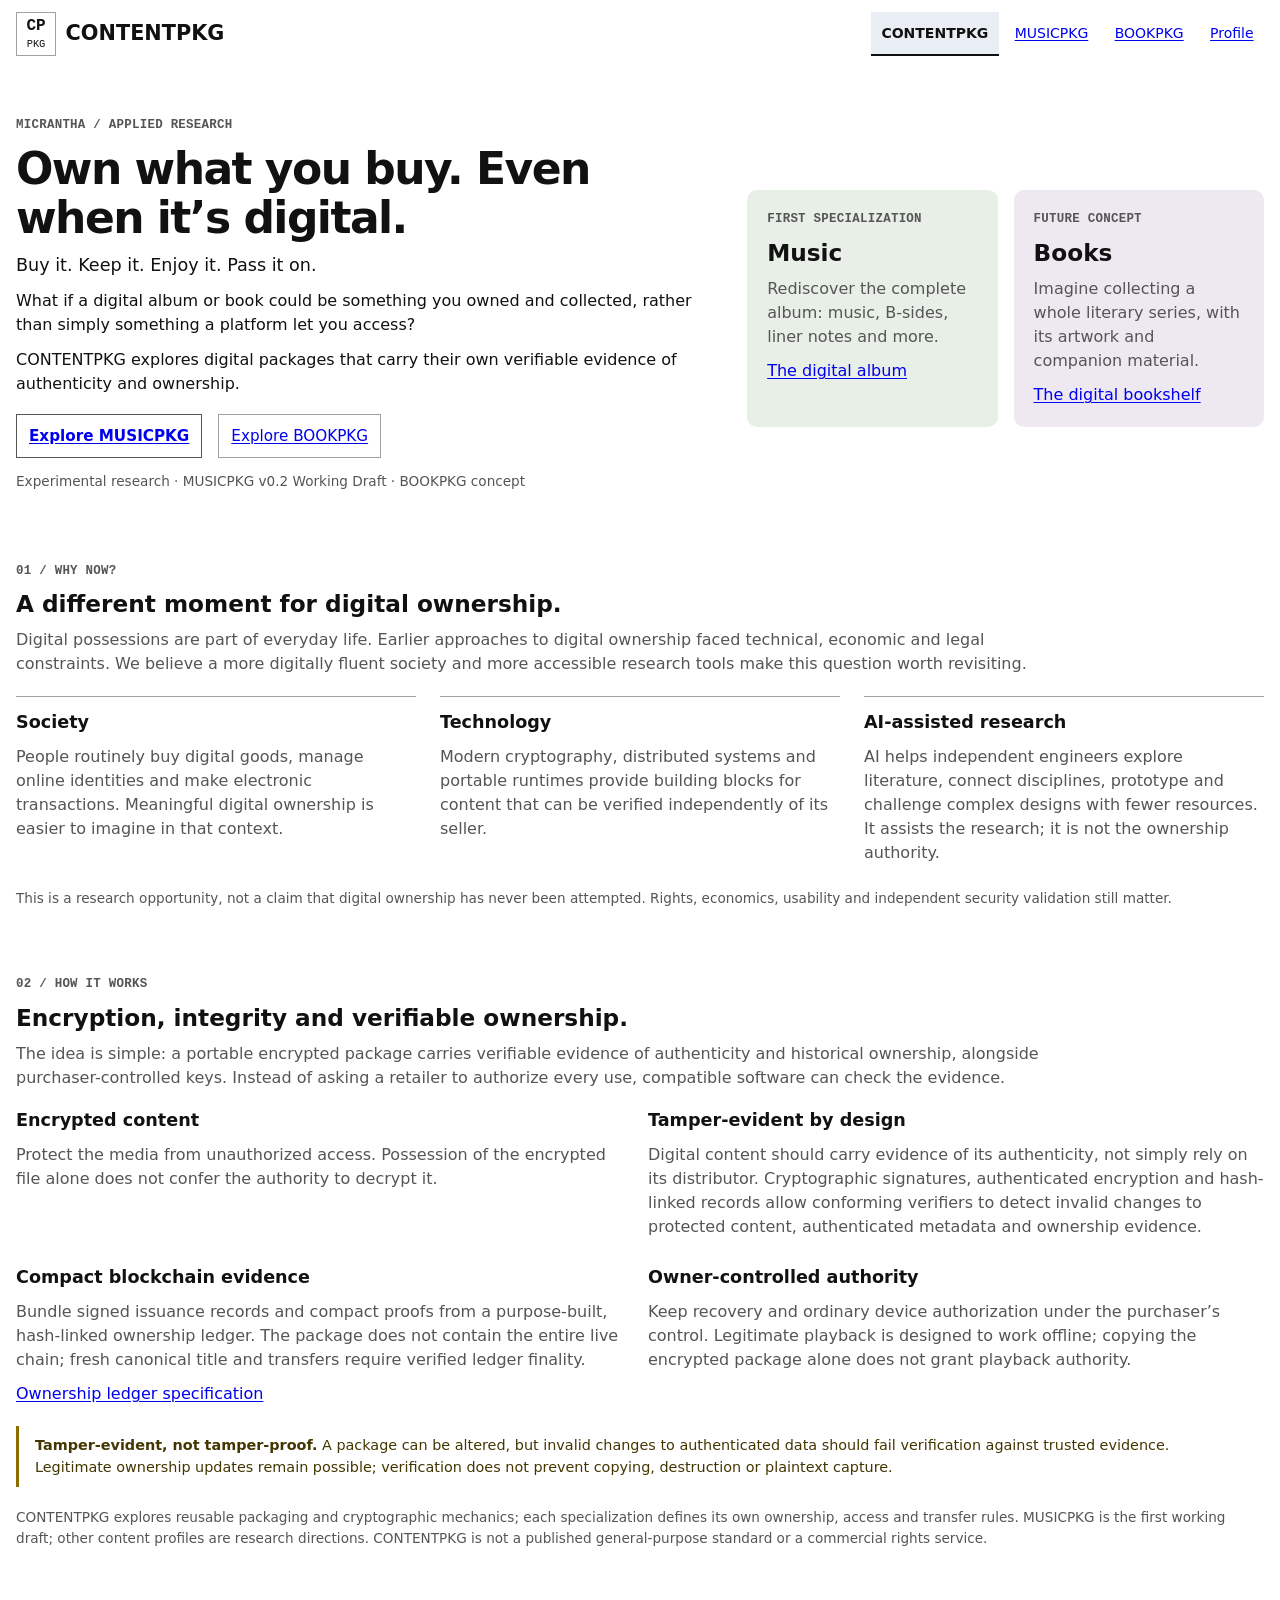
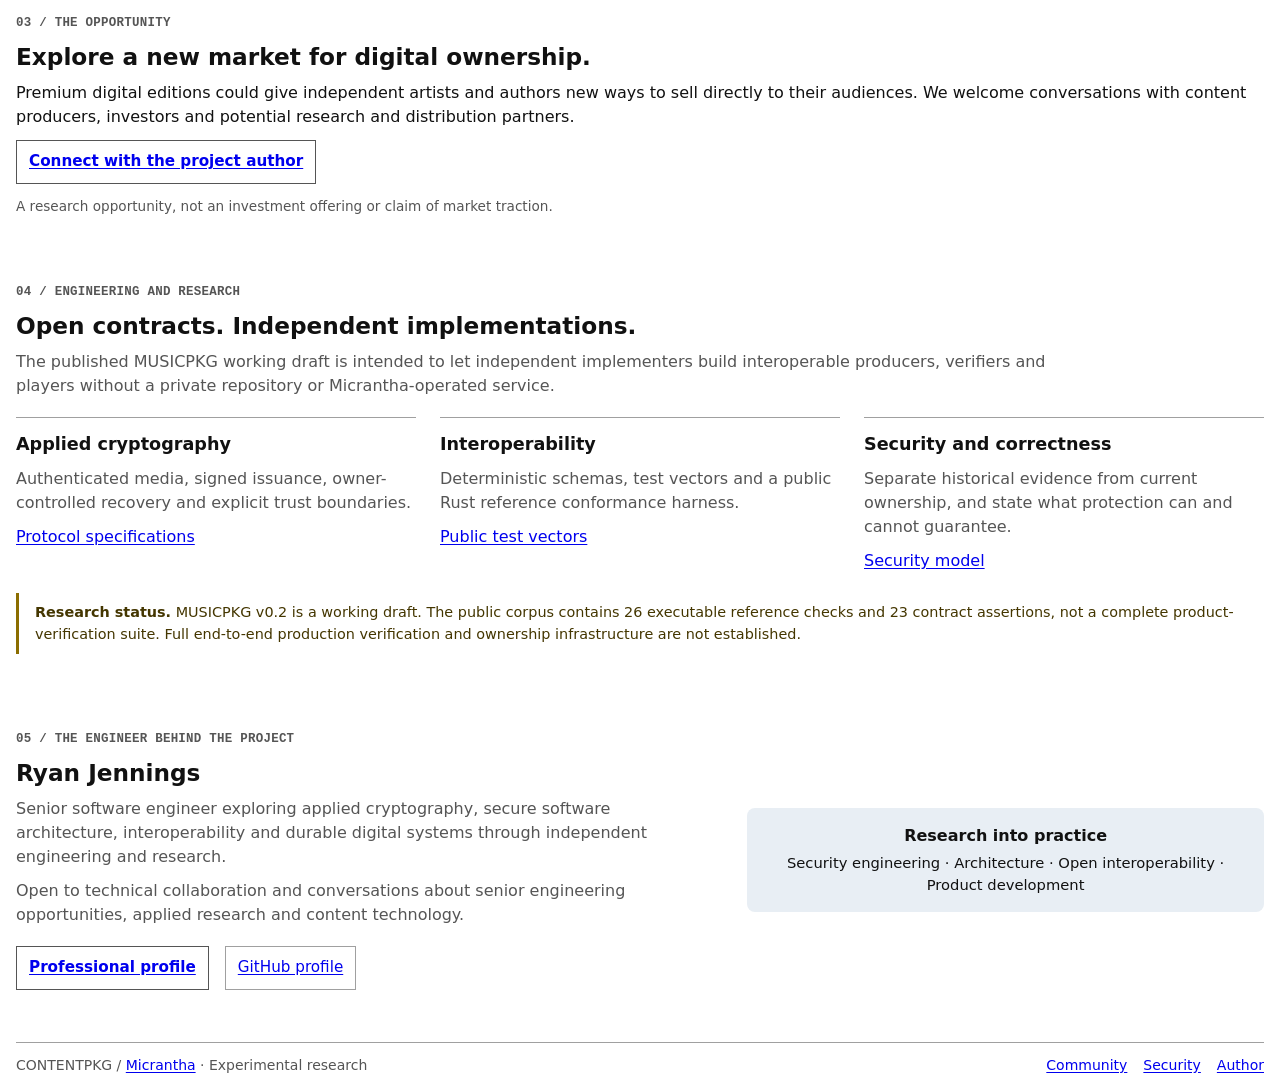
<file: index.html>
<!doctype html>
<html lang="en" data-phyllotaxis-profile="utility" data-phyllotaxis-scheme="light">
<head>
  <!-- SPDX-License-Identifier: Apache-2.0 -->
  <meta charset="utf-8">
  <meta name="viewport" content="width=device-width, initial-scale=1">
  <meta name="theme-color" content="#ffffff">
  <meta name="description" content="Research into portable, verifiable digital ownership, starting with music and exploring books.">
  <title>CONTENTPKG — Own what you buy</title>
  <link rel="icon" href="favicon.svg" type="image/svg+xml">
  <link rel="stylesheet" href="style.css">
</head>
<body>
  <a class="skip" href="#main">Skip to content</a>
  <header class="wrap nav">
    <a class="brand" href="./"><span class="mark" aria-hidden="true">CP<small>PKG</small></span> CONTENTPKG</a>
    <nav aria-label="Product navigation">
      <a href="index.html" aria-current="page">CONTENTPKG</a>
      <a href="musicpkg.html">MUSICPKG</a>
      <a href="bookpkg.html">BOOKPKG</a>
      <a href="https://ryanjennin.gs/">Profile</a>
    </nav>
  </header>
  <main id="main">
    <section class="wrap hero">
      <div>
        <p class="eyebrow">Micrantha / applied research</p>
        <h1>Own what you buy. Even when it’s digital.</h1>
        <p class="lede">Buy it. Keep it. Enjoy it. Pass it on.</p>
        <p>What if a digital album or book could be something you owned and collected, rather than simply something a platform let you access?</p>
        <p>CONTENTPKG explores digital packages that carry their own verifiable evidence of authenticity and ownership.</p>
        <div class="actions"><a class="button primary" href="musicpkg.html">Explore MUSICPKG</a><a class="button" href="bookpkg.html">Explore BOOKPKG</a></div>
        <p class="meta">Experimental research · MUSICPKG v0.2 Working Draft · BOOKPKG concept</p>
      </div>
      <div class="grid two">
        <article class="panel green"><p class="eyebrow">First specialization</p><h2>Music</h2><p>Rediscover the complete album: music, B-sides, liner notes and more.</p><a href="musicpkg.html">The digital album</a></article>
        <article class="panel lilac"><p class="eyebrow">Future concept</p><h2>Books</h2><p>Imagine collecting a whole literary series, with its artwork and companion material.</p><a href="bookpkg.html">The digital bookshelf</a></article>
      </div>
    </section>
    <section class="wrap section" id="why-now">
      <p class="eyebrow">01 / Why now?</p>
      <h2>A different moment for digital ownership.</h2>
      <p class="intro">Digital possessions are part of everyday life. Earlier approaches to digital ownership faced technical, economic and legal constraints. We believe a more digitally fluent society and more accessible research tools make this question worth revisiting.</p>
      <div class="grid three">
        <article class="edge"><h3>Society</h3><p>People routinely buy digital goods, manage online identities and make electronic transactions. Meaningful digital ownership is easier to imagine in that context.</p></article>
        <article class="edge"><h3>Technology</h3><p>Modern cryptography, distributed systems and portable runtimes provide building blocks for content that can be verified independently of its seller.</p></article>
        <article class="edge"><h3>AI-assisted research</h3><p>AI helps independent engineers explore literature, connect disciplines, prototype and challenge complex designs with fewer resources. It assists the research; it is not the ownership authority.</p></article>
      </div>
      <p class="meta">This is a research opportunity, not a claim that digital ownership has never been attempted. Rights, economics, usability and independent security validation still matter.</p>
    </section>
    <section class="wrap section" id="foundation">
      <p class="eyebrow">02 / How it works</p>
      <h2>Encryption, integrity and verifiable ownership.</h2>
      <p class="intro">The idea is simple: a portable encrypted package carries verifiable evidence of authenticity and historical ownership, alongside purchaser-controlled keys. Instead of asking a retailer to authorize every use, compatible software can check the evidence.</p>
      <div class="grid two">
        <article><h3>Encrypted content</h3><p>Protect the media from unauthorized access. Possession of the encrypted file alone does not confer the authority to decrypt it.</p></article>
        <article><h3>Tamper-evident by design</h3><p>Digital content should carry evidence of its authenticity, not simply rely on its distributor. Cryptographic signatures, authenticated encryption and hash-linked records allow conforming verifiers to detect invalid changes to protected content, authenticated metadata and ownership evidence.</p></article>
        <article><h3>Compact blockchain evidence</h3><p>Bundle signed issuance records and compact proofs from a purpose-built, hash-linked ownership ledger. The package does not contain the entire live chain; fresh canonical title and transfers require verified ledger finality.</p><a href="https://github.com/hackelia-micrantha/contentpkg-community/blob/main/spec/ledger-v0.2.md">Ownership ledger specification</a></article>
        <article><h3>Owner-controlled authority</h3><p>Keep recovery and ordinary device authorization under the purchaser’s control. Legitimate playback is designed to work offline; copying the encrypted package alone does not grant playback authority.</p></article>
      </div>
      <div class="note"><strong>Tamper-evident, not tamper-proof.</strong> A package can be altered, but invalid changes to authenticated data should fail verification against trusted evidence. Legitimate ownership updates remain possible; verification does not prevent copying, destruction or plaintext capture.</div>
      <p class="meta">CONTENTPKG explores reusable packaging and cryptographic mechanics; each specialization defines its own ownership, access and transfer rules. MUSICPKG is the first working draft; other content profiles are research directions. CONTENTPKG is not a published general-purpose standard or a commercial rights service.</p>
    </section>
    <section class="wrap section" id="opportunity">
      <p class="eyebrow">03 / The opportunity</p>
      <h2>Explore a new market for digital ownership.</h2>
      <p>Premium digital editions could give independent artists and authors new ways to sell directly to their audiences. We welcome conversations with content producers, investors and potential research and distribution partners.</p>
      <p><a class="button primary" href="https://ryanjennin.gs/">Connect with the project author</a></p>
      <p class="meta">A research opportunity, not an investment offering or claim of market traction.</p>
    </section>
    <section class="wrap section" id="engineering">
      <p class="eyebrow">04 / Engineering and research</p>
      <h2>Open contracts. Independent implementations.</h2>
      <p class="intro">The published MUSICPKG working draft is intended to let independent implementers build interoperable producers, verifiers and players without a private repository or Micrantha-operated service.</p>
      <div class="grid three">
        <article class="edge"><h3>Applied cryptography</h3><p>Authenticated media, signed issuance, owner-controlled recovery and explicit trust boundaries.</p><a href="https://github.com/hackelia-micrantha/contentpkg-community/tree/main/spec">Protocol specifications</a></article>
        <article class="edge"><h3>Interoperability</h3><p>Deterministic schemas, test vectors and a public Rust reference conformance harness.</p><a href="https://github.com/hackelia-micrantha/contentpkg-community/tree/main/test-vectors">Public test vectors</a></article>
        <article class="edge"><h3>Security and correctness</h3><p>Separate historical evidence from current ownership, and state what protection can and cannot guarantee.</p><a href="https://github.com/hackelia-micrantha/contentpkg-community/blob/main/SECURITY.md">Security model</a></article>
      </div>
      <div class="note"><strong>Research status.</strong> MUSICPKG v0.2 is a working draft. The public corpus contains 26 executable reference checks and 23 contract assertions, not a complete product-verification suite. Full end-to-end production verification and ownership infrastructure are not established.</div>
    </section>
    <section class="wrap section about" id="about">
      <div>
        <p class="eyebrow">05 / The engineer behind the project</p>
        <h2>Ryan Jennings</h2>
        <p>Senior software engineer exploring applied cryptography, secure software architecture, interoperability and durable digital systems through independent engineering and research.</p>
        <p>Open to technical collaboration and conversations about senior engineering opportunities, applied research and content technology.</p>
        <div class="actions"><a class="button primary" href="https://ryanjennin.gs/">Professional profile</a><a class="button" href="https://github.com/ryjen">GitHub profile</a></div>
      </div>
      <div class="node blue"><strong>Research into practice</strong><span>Security engineering · Architecture · Open interoperability · Product development</span></div>
    </section>
  </main>
  <footer class="wrap footer">
    <p>CONTENTPKG / <a href="https://micrantha.com/">Micrantha</a> · Experimental research</p>
    <nav aria-label="Footer navigation"><a href="https://github.com/hackelia-micrantha/contentpkg-community">Community</a><a href="https://github.com/hackelia-micrantha/contentpkg-community/blob/main/SECURITY.md">Security</a><a href="https://ryanjennin.gs/">Author</a></nav>
  </footer>
</body>
</html>
</file>
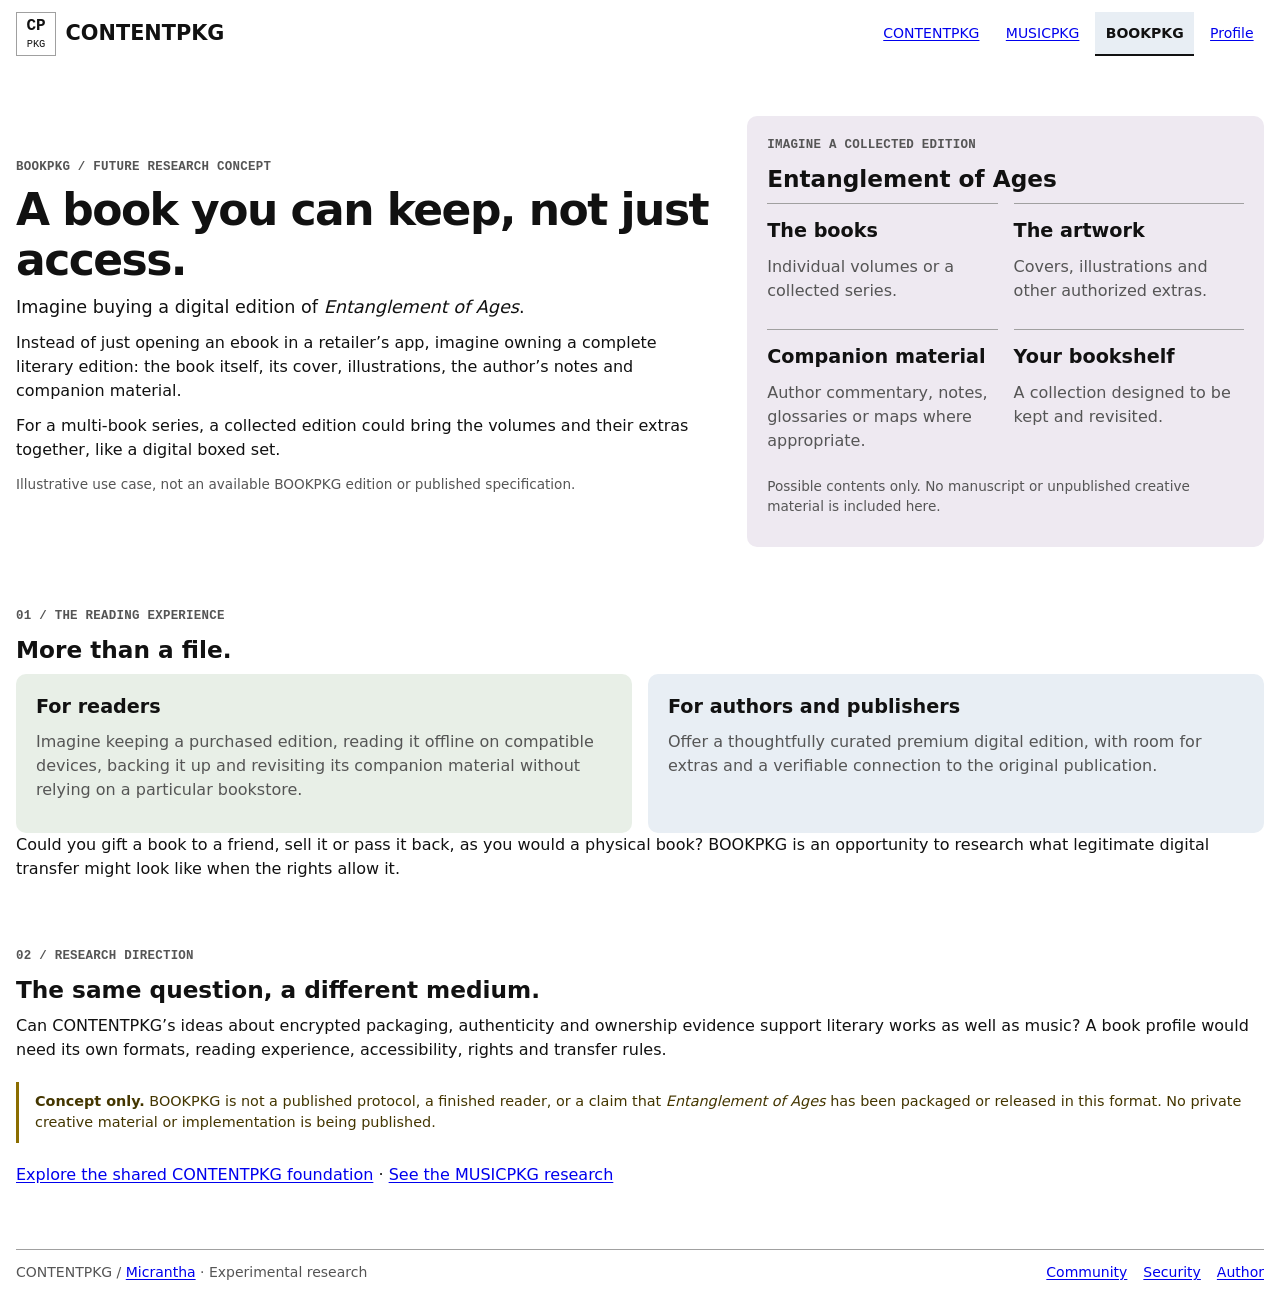
<file: bookpkg.html>
<!doctype html>
<html lang="en" data-phyllotaxis-profile="utility" data-phyllotaxis-scheme="light">
<head>
  <!-- SPDX-License-Identifier: Apache-2.0 -->
  <meta charset="utf-8">
  <meta name="viewport" content="width=device-width, initial-scale=1">
  <meta name="theme-color" content="#ffffff">
  <meta name="description" content="A proposed digital book ownership experience, using Entanglement of Ages as an illustrative literary series.">
  <title>BOOKPKG — Imagine owning a digital bookshelf</title>
  <link rel="icon" href="favicon.svg" type="image/svg+xml">
  <link rel="stylesheet" href="style.css">
</head>
<body>
  <a class="skip" href="#main">Skip to content</a>
  <header class="wrap nav">
    <a class="brand" href="./"><span class="mark" aria-hidden="true">CP<small>PKG</small></span> CONTENTPKG</a>
    <nav aria-label="Product navigation">
      <a href="index.html">CONTENTPKG</a>
      <a href="musicpkg.html">MUSICPKG</a>
      <a href="bookpkg.html" aria-current="page">BOOKPKG</a>
      <a href="https://ryanjennin.gs/">Profile</a>
    </nav>
  </header>
  <main id="main">
    <section class="wrap hero">
      <div>
        <p class="eyebrow">BOOKPKG / future research concept</p>
        <h1>A book you can keep, not just access.</h1>
        <p class="lede">Imagine buying a digital edition of <em>Entanglement of Ages</em>.</p>
        <p>Instead of just opening an ebook in a retailer’s app, imagine owning a complete literary edition: the book itself, its cover, illustrations, the author’s notes and companion material.</p>
        <p>For a multi-book series, a collected edition could bring the volumes and their extras together, like a digital boxed set.</p>
        <p class="meta">Illustrative use case, not an available BOOKPKG edition or published specification.</p>
      </div>
      <div class="panel lilac">
        <p class="eyebrow">Imagine a collected edition</p>
        <h2>Entanglement of Ages</h2>
        <div class="grid two">
          <article class="edge"><h3>The books</h3><p>Individual volumes or a collected series.</p></article>
          <article class="edge"><h3>The artwork</h3><p>Covers, illustrations and other authorized extras.</p></article>
          <article class="edge"><h3>Companion material</h3><p>Author commentary, notes, glossaries or maps where appropriate.</p></article>
          <article class="edge"><h3>Your bookshelf</h3><p>A collection designed to be kept and revisited.</p></article>
        </div>
        <p class="meta">Possible contents only. No manuscript or unpublished creative material is included here.</p>
      </div>
    </section>
    <section class="wrap section">
      <p class="eyebrow">01 / The reading experience</p>
      <h2>More than a file.</h2>
      <div class="grid two">
        <article class="panel green"><h3>For readers</h3><p>Imagine keeping a purchased edition, reading it offline on compatible devices, backing it up and revisiting its companion material without relying on a particular bookstore.</p></article>
        <article class="panel blue"><h3>For authors and publishers</h3><p>Offer a thoughtfully curated premium digital edition, with room for extras and a verifiable connection to the original publication.</p></article>
      </div>
      <p>Could you gift a book to a friend, sell it or pass it back, as you would a physical book? BOOKPKG is an opportunity to research what legitimate digital transfer might look like when the rights allow it.</p>
    </section>
    <section class="wrap section">
      <p class="eyebrow">02 / Research direction</p>
      <h2>The same question, a different medium.</h2>
      <p>Can CONTENTPKG’s ideas about encrypted packaging, authenticity and ownership evidence support literary works as well as music? A book profile would need its own formats, reading experience, accessibility, rights and transfer rules.</p>
      <div class="note"><strong>Concept only.</strong> BOOKPKG is not a published protocol, a finished reader, or a claim that <em>Entanglement of Ages</em> has been packaged or released in this format. No private creative material or implementation is being published.</div>
      <p><a href="index.html#foundation">Explore the shared CONTENTPKG foundation</a> · <a href="musicpkg.html">See the MUSICPKG research</a></p>
    </section>
  </main>
  <footer class="wrap footer">
    <p>CONTENTPKG / <a href="https://micrantha.com/">Micrantha</a> · Experimental research</p>
    <nav aria-label="Footer navigation"><a href="https://github.com/hackelia-micrantha/contentpkg-community">Community</a><a href="https://github.com/hackelia-micrantha/contentpkg-community/blob/main/SECURITY.md">Security</a><a href="https://ryanjennin.gs/">Author</a></nav>
  </footer>
</body>
</html>
</file>
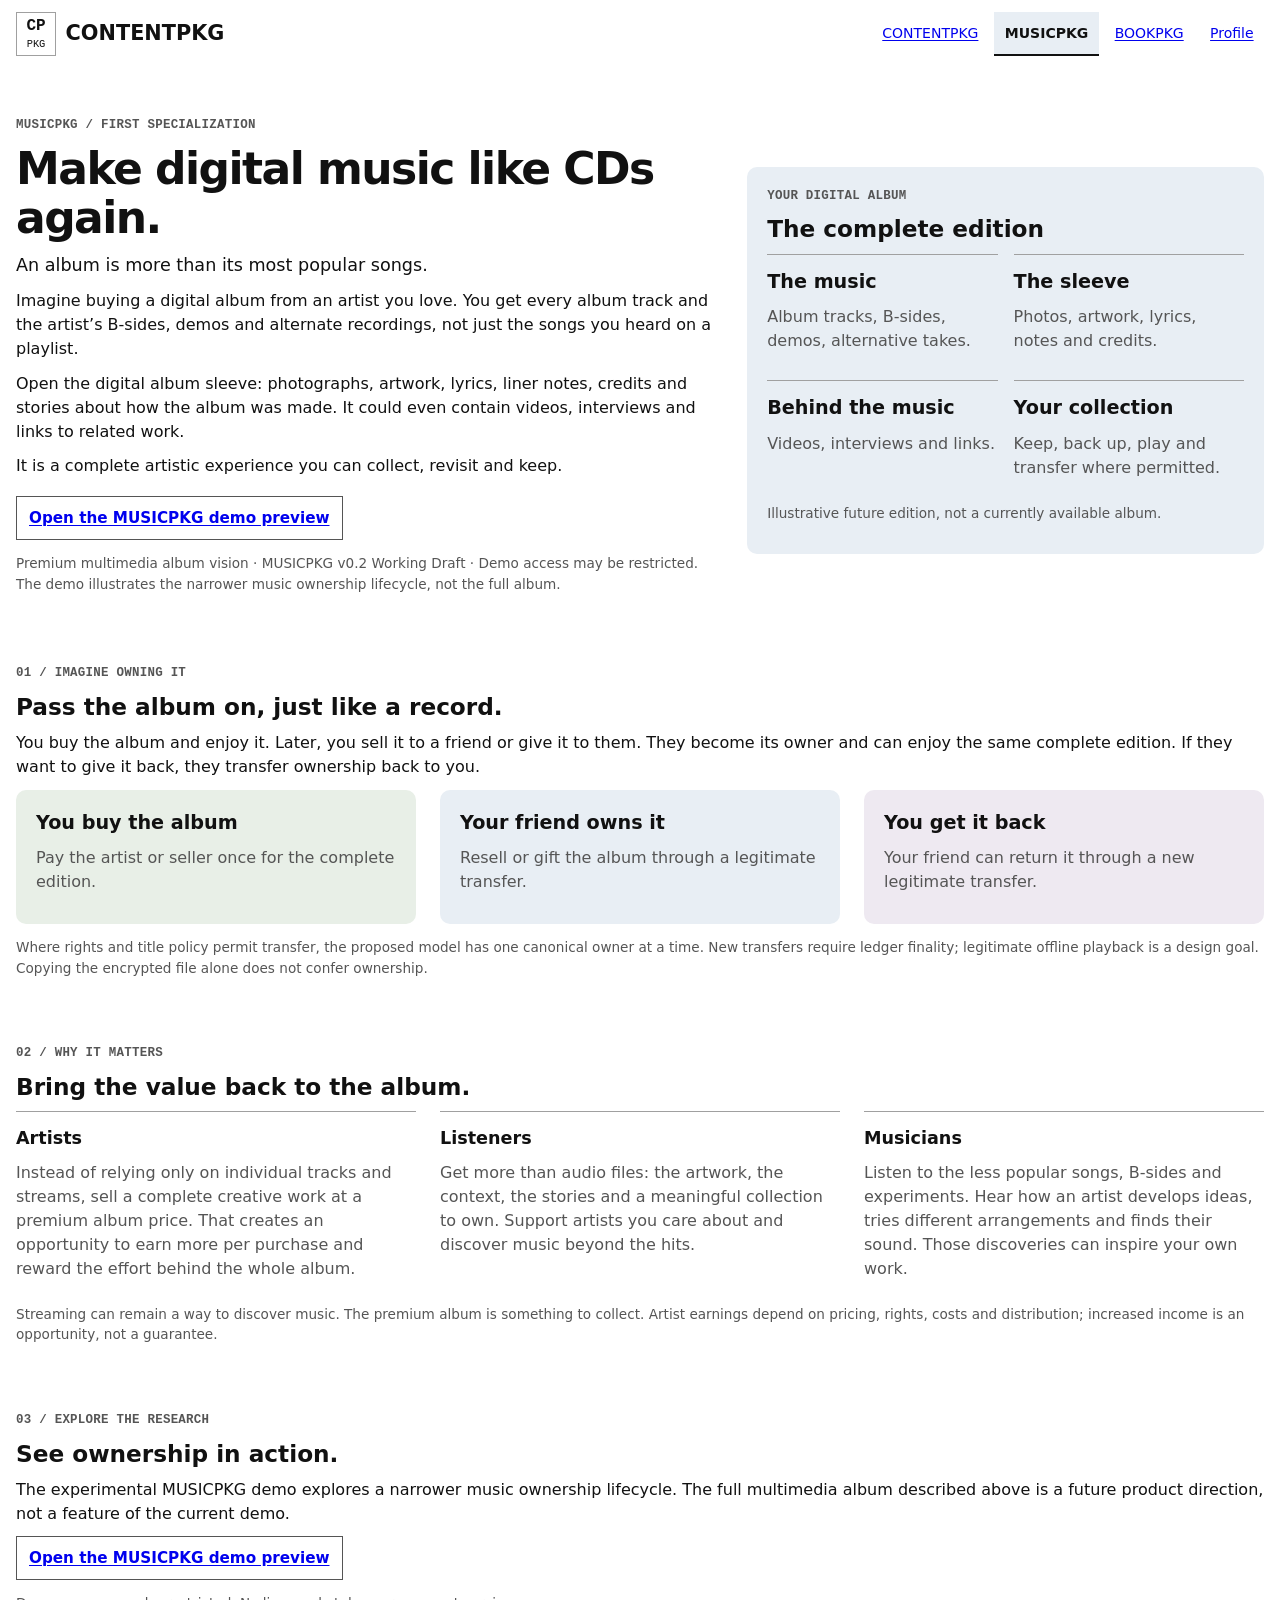
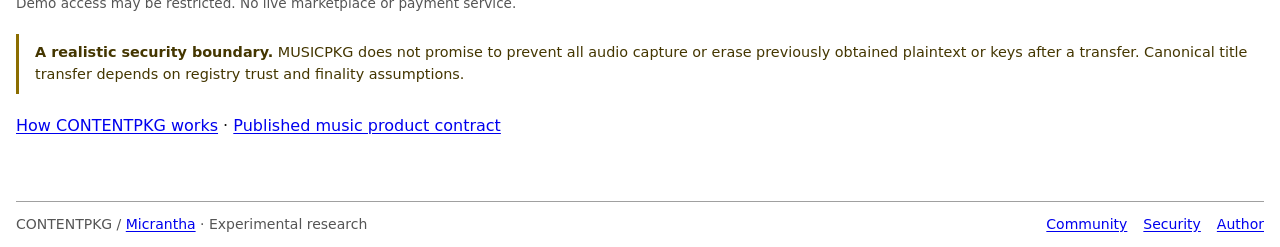
<file: musicpkg.html>
<!doctype html>
<html lang="en" data-phyllotaxis-profile="utility" data-phyllotaxis-scheme="light">
<head>
  <!-- SPDX-License-Identifier: Apache-2.0 -->
  <meta charset="utf-8">
  <meta name="viewport" content="width=device-width, initial-scale=1">
  <meta name="theme-color" content="#ffffff">
  <meta name="description" content="Imagine buying a complete premium digital album with B-sides, artwork, lyrics, notes and transferable ownership.">
  <title>MUSICPKG — Make digital music like CDs again</title>
  <link rel="icon" href="favicon.svg" type="image/svg+xml">
  <link rel="stylesheet" href="style.css">
</head>
<body>
  <a class="skip" href="#main">Skip to content</a>
  <header class="wrap nav">
    <a class="brand" href="./"><span class="mark" aria-hidden="true">CP<small>PKG</small></span> CONTENTPKG</a>
    <nav aria-label="Product navigation">
      <a href="index.html">CONTENTPKG</a>
      <a href="musicpkg.html" aria-current="page">MUSICPKG</a>
      <a href="bookpkg.html">BOOKPKG</a>
      <a href="https://ryanjennin.gs/">Profile</a>
    </nav>
  </header>
  <main id="main">
    <section class="wrap hero">
      <div>
        <p class="eyebrow">MUSICPKG / first specialization</p>
        <h1>Make digital music like CDs again.</h1>
        <p class="lede">An album is more than its most popular songs.</p>
        <p>Imagine buying a digital album from an artist you love. You get every album track and the artist’s B-sides, demos and alternate recordings, not just the songs you heard on a playlist.</p>
        <p>Open the digital album sleeve: photographs, artwork, lyrics, liner notes, credits and stories about how the album was made. It could even contain videos, interviews and links to related work.</p>
        <p>It is a complete artistic experience you can collect, revisit and keep.</p>
        <div class="actions"><a class="button primary" href="https://demo.musicpkg.micrantha.com/">Open the MUSICPKG demo preview</a></div>
        <p class="meta">Premium multimedia album vision · MUSICPKG v0.2 Working Draft · Demo access may be restricted. The demo illustrates the narrower music ownership lifecycle, not the full album.</p>
      </div>
      <div class="panel blue">
        <p class="eyebrow">Your digital album</p>
        <h2>The complete edition</h2>
        <div class="grid two">
          <article class="edge"><h3>The music</h3><p>Album tracks, B-sides, demos, alternative takes.</p></article>
          <article class="edge"><h3>The sleeve</h3><p>Photos, artwork, lyrics, notes and credits.</p></article>
          <article class="edge"><h3>Behind the music</h3><p>Videos, interviews and links.</p></article>
          <article class="edge"><h3>Your collection</h3><p>Keep, back up, play and transfer where permitted.</p></article>
        </div>
        <p class="meta">Illustrative future edition, not a currently available album.</p>
      </div>
    </section>
    <section class="wrap section">
      <p class="eyebrow">01 / Imagine owning it</p>
      <h2>Pass the album on, just like a record.</h2>
      <p>You buy the album and enjoy it. Later, you sell it to a friend or give it to them. They become its owner and can enjoy the same complete edition. If they want to give it back, they transfer ownership back to you.</p>
      <div class="grid three">
        <article class="panel green"><h3>You buy the album</h3><p>Pay the artist or seller once for the complete edition.</p></article>
        <article class="panel blue"><h3>Your friend owns it</h3><p>Resell or gift the album through a legitimate transfer.</p></article>
        <article class="panel lilac"><h3>You get it back</h3><p>Your friend can return it through a new legitimate transfer.</p></article>
      </div>
      <p class="meta">Where rights and title policy permit transfer, the proposed model has one canonical owner at a time. New transfers require ledger finality; legitimate offline playback is a design goal. Copying the encrypted file alone does not confer ownership.</p>
    </section>
    <section class="wrap section">
      <p class="eyebrow">02 / Why it matters</p>
      <h2>Bring the value back to the album.</h2>
      <div class="grid three">
        <article class="edge"><h3>Artists</h3><p>Instead of relying only on individual tracks and streams, sell a complete creative work at a premium album price. That creates an opportunity to earn more per purchase and reward the effort behind the whole album.</p></article>
        <article class="edge"><h3>Listeners</h3><p>Get more than audio files: the artwork, the context, the stories and a meaningful collection to own. Support artists you care about and discover music beyond the hits.</p></article>
        <article class="edge"><h3>Musicians</h3><p>Listen to the less popular songs, B-sides and experiments. Hear how an artist develops ideas, tries different arrangements and finds their sound. Those discoveries can inspire your own work.</p></article>
      </div>
      <p class="meta">Streaming can remain a way to discover music. The premium album is something to collect. Artist earnings depend on pricing, rights, costs and distribution; increased income is an opportunity, not a guarantee.</p>
    </section>
    <section class="wrap section">
      <p class="eyebrow">03 / Explore the research</p>
      <h2>See ownership in action.</h2>
      <p>The experimental MUSICPKG demo explores a narrower music ownership lifecycle. The full multimedia album described above is a future product direction, not a feature of the current demo.</p>
      <p><a class="button primary" href="https://demo.musicpkg.micrantha.com/">Open the MUSICPKG demo preview</a></p>
      <p class="meta">Demo access may be restricted. No live marketplace or payment service.</p>
      <div class="note"><strong>A realistic security boundary.</strong> MUSICPKG does not promise to prevent all audio capture or erase previously obtained plaintext or keys after a transfer. Canonical title transfer depends on registry trust and finality assumptions.</div>
      <p><a href="index.html#foundation">How CONTENTPKG works</a> · <a href="https://github.com/hackelia-micrantha/contentpkg-community/blob/main/PRODUCT.md">Published music product contract</a></p>
    </section>
  </main>
  <footer class="wrap footer">
    <p>CONTENTPKG / <a href="https://micrantha.com/">Micrantha</a> · Experimental research</p>
    <nav aria-label="Footer navigation"><a href="https://github.com/hackelia-micrantha/contentpkg-community">Community</a><a href="https://github.com/hackelia-micrantha/contentpkg-community/blob/main/SECURITY.md">Security</a><a href="https://ryanjennin.gs/">Author</a></nav>
  </footer>
</body>
</html>
</file>
<file: style.css>
/* SPDX-License-Identifier: Apache-2.0 */
:root {
  color-scheme: light;
  --canvas: #fff;
  --ink: #111;
  --muted: #555;
  --border: #a0a0a0;
  --link: #0000ee;
  --visited: #551a8b;
  --green: #e8efe7;
  --blue: #e8eef4;
  --sand: #f3ecdf;
  --lilac: #eee9f1;
  font-family: system-ui, -apple-system, BlinkMacSystemFont, "Segoe UI", sans-serif;
  line-height: 1.5;
  color: var(--ink);
  background: var(--canvas);
}
* { box-sizing: border-box; }
body { margin: 0; }
a { color: var(--link); text-underline-offset: .15em; overflow-wrap: anywhere; }
a:visited { color: var(--visited); }
a:hover { text-decoration-thickness: 2px; }
a:focus-visible { outline: 3px solid var(--ink); outline-offset: 3px; }
.skip { position: absolute; top: .5rem; left: 1rem; padding: .5rem; background: var(--canvas); transform: translateY(-200%); }
.skip:focus { transform: none; }
.wrap { width: min(82rem, calc(100% - 2rem)); margin-inline: auto; }
.nav, .footer { display: flex; align-items: center; justify-content: space-between; flex-wrap: wrap; gap: .8rem 1.5rem; padding-block: .75rem; }
nav, .actions { display: flex; flex-wrap: wrap; gap: .65rem 1rem; align-items: center; }
nav { font-size: .875rem; }
.brand { display: inline-flex; gap: .6rem; align-items: center; font-size: 1.3rem; font-weight: 700; color: var(--ink); text-decoration: none; }
.brand:visited { color: var(--ink); }
.mark { border: 1px solid var(--border); padding: .3rem; text-align: center; min-width: 2.5rem; font: 700 1rem/1.1 ui-monospace, monospace; }
.mark small { display: block; font-size: .65rem; font-weight: 400; margin-top: .2rem; }
.hero, .about { display: grid; grid-template-columns: minmax(0, 1.15fr) minmax(0, .85fr); align-items: center; gap: 2rem; }
.hero { padding-block: 3rem 2rem; }
.section { padding-block: 1.75rem; }
h1, h2, h3, p { margin: 0 0 .65rem; }
h1 { font-size: clamp(1.75rem, 4vw, 2.75rem); line-height: 1.12; letter-spacing: -.035em; }
h2 { font-size: 1.45rem; line-height: 1.25; }
h3 { font-size: 1.1rem; line-height: 1.35; }
.eyebrow { font: 600 .78rem/1.5 ui-monospace, SFMono-Regular, Menlo, monospace; text-transform: uppercase; color: var(--muted); margin-bottom: .55rem; letter-spacing: .02em; }
.lede { font-size: 1.1rem; max-width: 44rem; }
.intro { color: var(--muted); max-width: 66rem; margin-bottom: 1.2rem; }
.meta { color: var(--muted); font-size: .85rem; margin-top: .8rem; }
.actions { margin-top: 1.15rem; }
.button { display: inline-flex; align-items: center; min-height: 44px; border: 1px solid var(--border); background: var(--canvas); padding: .4rem .75rem; font-size: .95rem; }
.primary { border-color: var(--muted); font-weight: 700; }
.model { margin: 0; min-width: 0; }
.node { text-align: center; padding: 1rem .7rem; border-radius: 8px; overflow-wrap: anywhere; }
.node strong, .node span, .node small { display: block; }
.node span { margin-top: .25rem; font-size: .92rem; }
.node small { margin-top: .4rem; color: var(--muted); font-size: .78rem; }
.connector { height: 1.6rem; position: relative; }
.connector::before { content: ""; position: absolute; left: 50%; height: 50%; border-left: 1px solid var(--border); }
.connector::after { content: ""; position: absolute; top: 50%; bottom: 0; left: 25%; right: 25%; border: 1px solid var(--border); border-bottom: 0; }
.model-pair, .grid { display: grid; gap: 1rem; }
.model-pair, .two { grid-template-columns: repeat(2, minmax(0, 1fr)); }
.three { grid-template-columns: repeat(3, minmax(0, 1fr)); gap: 1.5rem; }
.grid article { min-width: 0; }
.grid p, .about p { color: var(--muted); }
.green { background: var(--green); }
.blue { background: var(--blue); }
.sand { background: var(--sand); }
.lilac { background: var(--lilac); }
.panel { padding: 1.25rem; border-radius: 10px; }
.panel h3 { font-size: 1.2rem; }
.edge { border-top: 1px solid var(--border); padding-top: .9rem; }
.note { border-left: 3px solid #8b6d00; padding: .55rem 1rem; margin: 1.25rem 0; color: #443600; font-size: .9rem; }
.footer { border-top: 1px solid var(--border); font-size: .875rem; color: var(--muted); margin-top: 1.5rem; }
.footer p { margin: 0; }
@media (max-width: 760px) {
  .hero, .about, .three, .two { grid-template-columns: 1fr; }
  .hero { padding-block: 1.75rem; gap: 1.25rem; }
  .section { padding-block: 1.2rem; }
  .nav { align-items: flex-start; }
}
@media (max-width: 340px) {
  .model-pair { grid-template-columns: 1fr; }
  .connector { display: none; }
}
@media (forced-colors: active) {
  .node, .panel { border: 1px solid CanvasText; }
}

/* Product navigation: distinguish the current page without relying on color. */
.nav nav { gap: .35rem; }
.nav nav a { display: inline-flex; align-items: center; min-height: 44px; padding: .35rem .65rem; border-bottom: 2px solid transparent; }
.nav nav a[aria-current="page"] { color: var(--ink); font-weight: 700; background: var(--blue); border-bottom-color: currentColor; text-decoration: none; }
</file>
